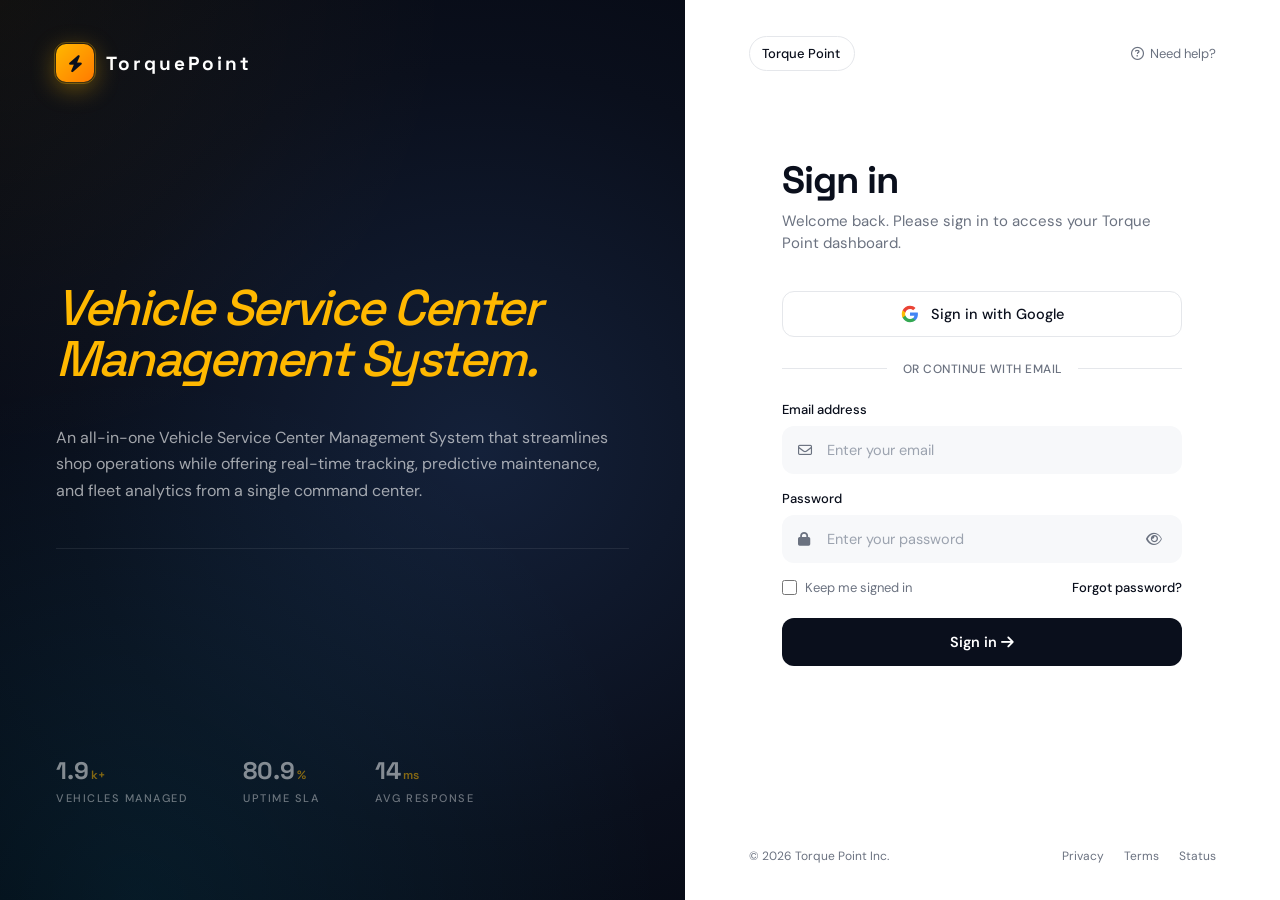
<file: index.html>
<!DOCTYPE html>
<html lang="en">
<head>
    <meta charset="UTF-8">
    <meta name="viewport" content="width=device-width, initial-scale=1.0">
    <title>Torque Point — Sign in</title>
    <link rel="preconnect" href="https://fonts.googleapis.com">
    <link rel="preconnect" href="https://fonts.gstatic.com" crossorigin>
    <link href="https://fonts.googleapis.com/css2?family=Space+Grotesk:wght@400;500;600;700&family=DM+Sans:wght@400;500;600;700&display=swap" rel="stylesheet">
    <link rel="stylesheet" href="https://cdnjs.cloudflare.com/ajax/libs/font-awesome/6.4.0/css/all.min.css">
    <link rel="stylesheet" href="style.css">
</head>
<body>
    <div class="split-container">
        <!-- ===== LEFT PANEL ===== -->
        <div class="left-panel">
            <div class="left-content">
                <div class="brand fade-up">
                    <div class="brand-logo">
                        <i class="fa-solid fa-bolt"></i>
                    </div>
                    <div class="brand-name">Torque<span>Point</span></div>
                </div>

                <div class="hero-content">
                    <h1 class="tagline fade-up">
                        <span class="highlight">Vehicle Service Center Management System.</span>
                    </h1>
                    <p class="feature-desc fade-up">
                        An all-in-one Vehicle Service Center Management System that streamlines shop operations while offering real-time tracking, predictive maintenance, and fleet analytics from a single command center.
                    </p>

                    <div class="stats-row fade-up">
                        <div class="stat-item">
                            <div class="stat-value">
                                <span data-counter="2.4">0</span>
                                <span class="suffix">k+</span>
                            </div>
                            <div class="stat-label">Vehicles managed</div>
                        </div>
                        <div class="stat-item">
                            <div class="stat-value">
                                <span data-counter="99.8">0</span>
                                <span class="suffix">%</span>
                            </div>
                            <div class="stat-label">Uptime SLA</div>
                        </div>
                        <div class="stat-item">
                            <div class="stat-value">
                                <span data-counter="18">0</span>
                                <span class="suffix">ms</span>
                            </div>
                            <div class="stat-label">Avg response</div>
                        </div>
                    </div>
                </div>
            </div>
        </div>

        <!-- ===== RIGHT PANEL ===== -->
        <div class="right-panel">
            <div class="top-bar fade-up">
                <div class="portal-selector">
                    Torque Point
                </div>
                <a href="#" class="help-link">
                    <i class="fa-regular fa-circle-question"></i>
                    Need help?
                </a>
            </div>

            <div class="form-container">
                <h2 class="form-title fade-up">Sign in</h2>
                <p class="form-subtitle fade-up">Welcome back. Please sign in to access your Torque Point dashboard.</p>

                <button class="google-btn fade-up" id="google-btn">
                    <svg class="google-icon" viewBox="0 0 24 24">
                        <path fill="#4285F4" d="M22.56 12.25c0-.78-.07-1.53-.2-2.25H12v4.26h5.92c-.26 1.37-1.04 2.53-2.21 3.31v2.77h3.57c2.08-1.92 3.28-4.74 3.28-8.09z"/>
                        <path fill="#34A853" d="M12 23c2.97 0 5.46-.98 7.28-2.66l-3.57-2.77c-.98.66-2.23 1.06-3.71 1.06-2.86 0-5.29-1.93-6.16-4.53H2.18v2.84C3.99 20.53 7.7 23 12 23z"/>
                        <path fill="#FBBC05" d="M5.84 14.09c-.22-.66-.35-1.36-.35-2.09s.13-1.43.35-2.09V7.07H2.18C1.43 8.55 1 10.22 1 12s.43 3.45 1.18 4.93l2.85-2.22.81-.62z"/>
                        <path fill="#EA4335" d="M12 5.38c1.62 0 3.06.56 4.21 1.64l3.15-3.15C17.45 2.09 14.97 1 12 1 7.7 1 3.99 3.47 2.18 7.07l3.66 2.84c.87-2.6 3.3-4.53 6.16-4.53z"/>
                    </svg>
                    Sign in with Google
                </button>

                <div class="divider fade-up">or continue with email</div>

                <form id="login-form" class="fade-up">
                    <div class="form-group">
                        <label class="form-label" for="email">Email address</label>
                        <div class="input-wrapper">
                            <input type="email" id="email" class="form-input" placeholder="Enter your email" required autocomplete="email">
                            <i class="fa-regular fa-envelope input-icon"></i>
                        </div>
                    </div>

                    <div class="form-group">
                        <label class="form-label" for="password">Password</label>
                        <div class="input-wrapper">
                            <input type="password" id="password" class="form-input" placeholder="Enter your password" required autocomplete="current-password">
                            <i class="fa-solid fa-lock input-icon"></i>
                            <button type="button" class="password-toggle" id="password-toggle" aria-label="Toggle password visibility">
                                <i class="fa-regular fa-eye"></i>
                            </button>
                        </div>
                    </div>

                    <div class="form-row">
                        <label class="remember-me">
                            <input type="checkbox" id="remember">
                            Keep me signed in
                        </label>
                        <a href="#" class="forgot-link">Forgot password?</a>
                    </div>

                    <button type="submit" class="sign-in-btn" id="sign-in-btn">
                        <span class="btn-content">
                            Sign in
                            <i class="fa-solid fa-arrow-right arrow"></i>
                        </span>
                        <span class="spinner"></span>
                    </button>
                </form>
            </div>

            <div class="right-footer">
                <span>© 2026 Torque Point Inc.</span>
                <div class="links">
                    <a href="#">Privacy</a>
                    <a href="#">Terms</a>
                    <a href="#">Status</a>
                </div>
            </div>
        </div>
    </div>

    <div class="toast-container" id="toast-container"></div>

    <!-- Google Identity Services -->
    <script src="https://accounts.google.com/gsi/client" async defer></script>
    <script src="script.js"></script>
</body>
</html>
</file>
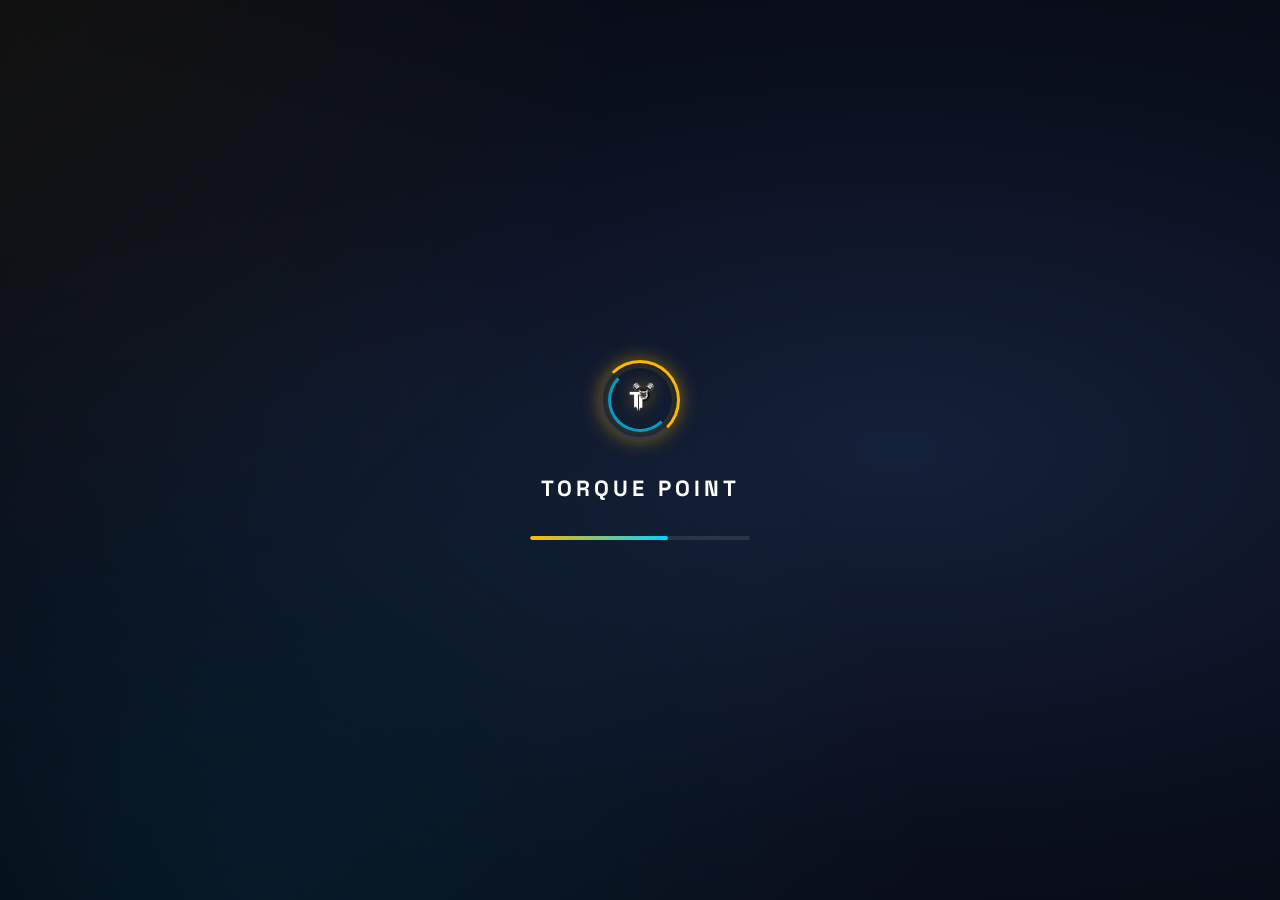
<file: loading.html>
<!DOCTYPE html>
<html lang="en">
<head>
    <meta charset="UTF-8">
    <meta name="viewport" content="width=device-width, initial-scale=1.0">
    <title>Torque Point — Loading</title>
    <link rel="preconnect" href="https://fonts.googleapis.com">
    <link rel="preconnect" href="https://fonts.gstatic.com" crossorigin>
    <link href="https://fonts.googleapis.com/css2?family=Space+Grotesk:wght@400;500;600;700&display=swap" rel="stylesheet">
    
    <style>
        :root {
            --bg-dark: #0a0f1c;
            --accent: #ffb800;
            --accent-glow: rgba(255, 184, 0, 0.4);
            --accent-2: #00d4ff;
        }

        * {
            margin: 0;
            padding: 0;
            box-sizing: border-box;
        }

        body {
            font-family: 'Space Grotesk', sans-serif;
            background: radial-gradient(ellipse at 70% 50%, #14213a 0%, #0a0f1c 60%, #050811 100%);
            color: white;
            overflow: hidden;
            height: 100vh;
            display: flex;
            flex-direction: column;
            align-items: center;
            justify-content: center;
            gap: 24px;
        }

        /* Subtle background glow matching the main site */
        body::before {
            content: "";
            position: absolute;
            inset: 0;
            background: 
                radial-gradient(circle at 20% 100%, rgba(0, 212, 255, 0.08) 0%, transparent 50%),
                radial-gradient(circle at 0% 0%, rgba(255, 184, 0, 0.05) 0%, transparent 40%);
            z-index: 1;
            pointer-events: none;
        }

        .loader-logo-wrap {
            position: relative;
            width: 80px;
            height: 80px;
            display: flex;
            align-items: center;
            justify-content: center;
            z-index: 2;
        }

        .loader-ring {
            position: absolute;
            inset: 0;
            border-radius: 50%;
            border: 3px solid rgba(255, 255, 255, 0.1);
            border-top-color: var(--accent);
            border-right-color: var(--accent);
            animation: spin 1.2s linear infinite;
            box-shadow: 0 0 20px var(--accent-glow);
        }

        .loader-ring.secondary {
            inset: 8px;
            border: 3px solid transparent;
            border-bottom-color: var(--accent-2);
            border-left-color: var(--accent-2);
            animation: spinReverse 1.5s linear infinite;
            opacity: 0.7;
        }

        /* Custom Logo Image Styling */
        .loader-logo-img {
            width: 45px; /* Adjust size to fit inside the rings */
            height: auto;
            position: relative;
            z-index: 3;
            filter: drop-shadow(0 0 8px var(--accent-glow)); /* Adds a nice glow to the logo */
            animation: pulse 1.5s ease-in-out infinite;
        }

        .loader-brand {
            font-size: 22px;
            font-weight: 700;
            letter-spacing: 4px;
            margin-top: 10px;
            z-index: 2;
        }

        .loader-bar-container {
            width: 220px;
            height: 4px;
            background: rgba(255, 255, 255, 0.1);
            border-radius: 100px;
            overflow: hidden;
            margin-top: 10px;
            z-index: 2;
        }

        .loader-bar {
            height: 100%;
            width: 0%;
            background: linear-gradient(90deg, var(--accent), var(--accent-2));
            border-radius: 100px;
            transition: width 0.2s ease;
        }

        @keyframes spin {
            0% { transform: rotate(0deg); }
            100% { transform: rotate(360deg); }
        }

        @keyframes spinReverse {
            0% { transform: rotate(0deg); }
            100% { transform: rotate(-360deg); }
        }

        @keyframes pulse {
            0%, 100% { transform: scale(1); opacity: 1; }
            50% { transform: scale(0.85); opacity: 0.8; }
        }

        /* Fade out effect before redirect */
        body.fade-out {
            opacity: 1;
            animation: fadeOut 0.5s ease forwards;
        }

        @keyframes fadeOut {
            to { opacity: 0; }
        }
    </style>
</head>
<body>

    <div class="loader-logo-wrap">
        <div class="loader-ring"></div>
        <div class="loader-ring secondary"></div>
        <!-- Replaced the Font Awesome icon with your custom logo -->
        <img src="logo.png" alt="Torque Point Logo" class="loader-logo-img">
    </div>
    
    <div class="loader-brand">TORQUE POINT</div>
    
    <div class="loader-bar-container">
        <div class="loader-bar" id="loader-bar"></div>
    </div>

    <script>
        window.addEventListener('load', () => {
            const loaderBar = document.getElementById('loader-bar');
            let progress = 0;
            
            const interval = setInterval(() => {
                // Simulate loading progress
                progress += Math.random() * 15 + 5;
                if (progress >= 100) {
                    progress = 100;
                    clearInterval(interval);
                    
                    // Fade out and redirect
                    setTimeout(() => {
                        document.body.classList.add('fade-out');
                        setTimeout(() => {
                            window.location.href = 'index.html'; // Redirect to main login page
                        }, 500);
                    }, 300);
                }
                loaderBar.style.width = progress + '%';
            }, 150);
        });
    </script>
</body>
</html>
</file>
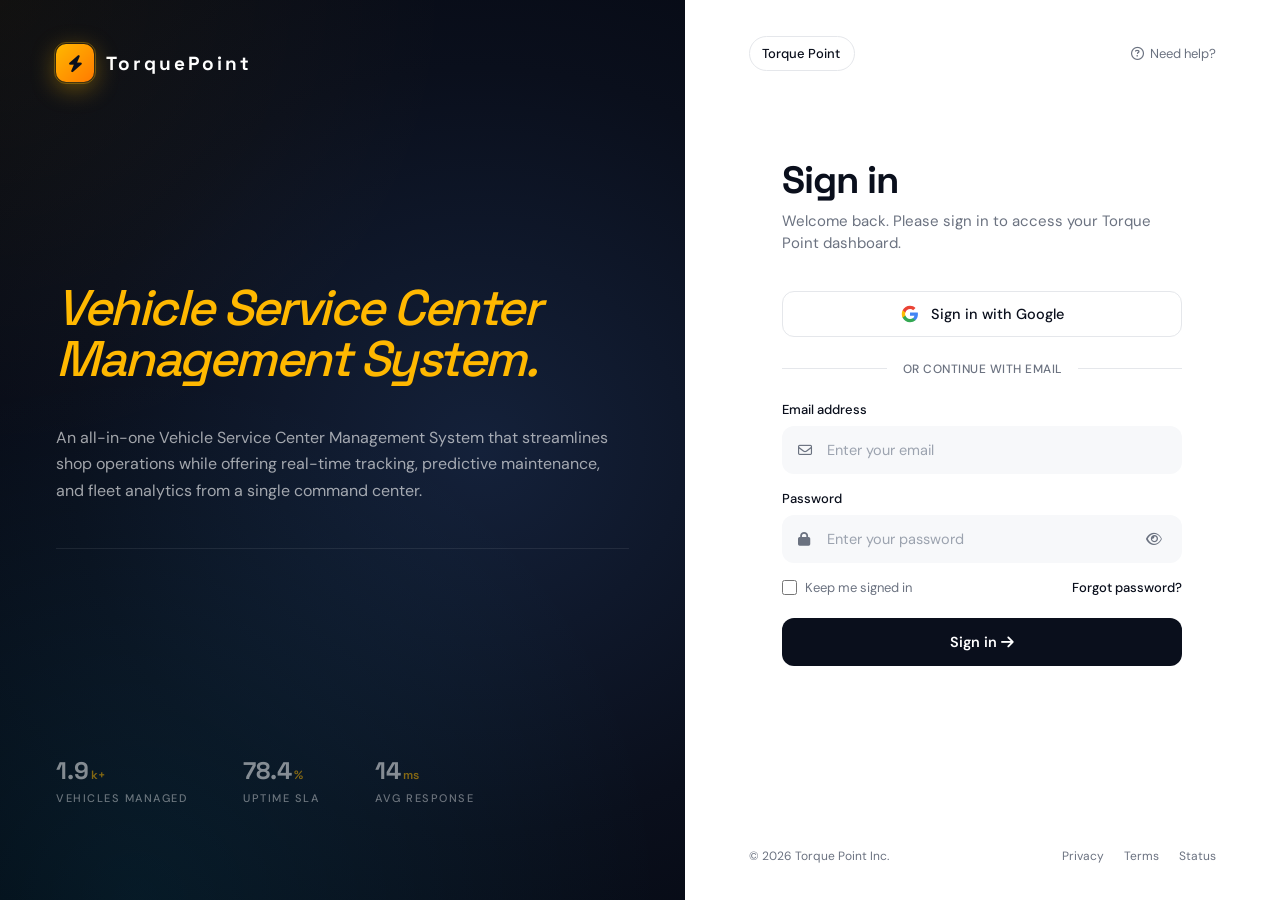
<file: login.html>
<!DOCTYPE html>
<html lang="en">
<head>
    <meta charset="UTF-8">
    <meta name="viewport" content="width=device-width, initial-scale=1.0">
    <title>Torque Point — Sign in</title>
    <link rel="preconnect" href="https://fonts.googleapis.com">
    <link rel="preconnect" href="https://fonts.gstatic.com" crossorigin>
    <link href="https://fonts.googleapis.com/css2?family=Space+Grotesk:wght@400;500;600;700&family=DM+Sans:wght@400;500;600;700&display=swap" rel="stylesheet">
    <link rel="stylesheet" href="https://cdnjs.cloudflare.com/ajax/libs/font-awesome/6.4.0/css/all.min.css">
    <link rel="stylesheet" href="style.css">
</head>
<body>
    <div class="split-container">
        <!-- ===== LEFT PANEL ===== -->
        <div class="left-panel">
            <!-- Activity toast -->
            <!--<div class="activity-toast">
                <div class="activity-icon">
                    <i class="fa-solid fa-location-arrow"></i>
                </div>
                <div class="activity-text">
                    <strong>Vehicle #2347 dispatched</strong>
                    <span>Route 12B · 2 min ago</span>
                </div>-->
            <!--</div>-->

            <div class="left-content">
                <div class="brand fade-up">
                    <div class="brand-logo">
                        <i class="fa-solid fa-bolt"></i>
                    </div>
                    <div class="brand-name">Torque<span>Point</span></div>
                    <!--<div class="live-badge">
                        <!--<span class="live-dot"></span>
                        Live tracking-->
                        <!--<div class="hero-graphic fade-up">
                    <img src="https://z-cdn-media.chatglm.cn/files/56424333-0639-4c8f-b3c8-0cb1e74102e0.png?auth_key=1888731883-37ee74a9747d49c78b19f29c526f797a-0-35f25d98f422e8b51471a2731151e0be" alt="Vehicle Inspection Illustration">
                    </div>
                </div>-->
                </div>

                <!-- Replaced Canvas with Image Card -->
                

                <div class="hero-content">
                    <h1 class="tagline fade-up">
                        <span class="highlight">Vehicle Service Center Management System.</span>
                    </h1>
                    <p class="feature-desc fade-up">
                        An all-in-one Vehicle Service Center Management System that streamlines shop operations while offering real-time tracking, predictive maintenance, and fleet analytics from a single command center.
                    </p>

                    <div class="stats-row fade-up">
                        <div class="stat-item">
                            <div class="stat-value">
                                <span data-counter="2.4">0</span>
                                <span class="suffix">k+</span>
                            </div>
                            <div class="stat-label">Vehicles managed</div>
                        </div>
                        <div class="stat-item">
                            <div class="stat-value">
                                <span data-counter="99.8">0</span>
                                <span class="suffix">%</span>
                            </div>
                            <div class="stat-label">Uptime SLA</div>
                        </div>
                        <div class="stat-item">
                            <div class="stat-value">
                                <span data-counter="18">0</span>
                                <span class="suffix">ms</span>
                            </div>
                            <div class="stat-label">Avg response</div>
                        </div>
                    </div>
                </div>
            </div>
        </div>

        <!-- ===== RIGHT PANEL ===== -->
        <div class="right-panel">
            <div class="top-bar fade-up">
                <div class="portal-selector">
                    <!--<div class="portal-icon"><i class="fa-solid fa-truck"></i></div>-->
                    Torque Point
                    <!--<i class="fa-solid fa-chevron-down"></i>-->
                </div>
                <a href="#" class="help-link">
                    <i class="fa-regular fa-circle-question"></i>
                    Need help?
                </a>
            </div>

            <div class="form-container">
                <h2 class="form-title fade-up">Sign in</h2>
                <p class="form-subtitle fade-up">Welcome back. Please sign in to access your Torque Point dashboard.</p>

                <button class="google-btn fade-up" id="google-btn">
                    <svg class="google-icon" viewBox="0 0 24 24">
                        <path fill="#4285F4" d="M22.56 12.25c0-.78-.07-1.53-.2-2.25H12v4.26h5.92c-.26 1.37-1.04 2.53-2.21 3.31v2.77h3.57c2.08-1.92 3.28-4.74 3.28-8.09z"/>
                        <path fill="#34A853" d="M12 23c2.97 0 5.46-.98 7.28-2.66l-3.57-2.77c-.98.66-2.23 1.06-3.71 1.06-2.86 0-5.29-1.93-6.16-4.53H2.18v2.84C3.99 20.53 7.7 23 12 23z"/>
                        <path fill="#FBBC05" d="M5.84 14.09c-.22-.66-.35-1.36-.35-2.09s.13-1.43.35-2.09V7.07H2.18C1.43 8.55 1 10.22 1 12s.43 3.45 1.18 4.93l2.85-2.22.81-.62z"/>
                        <path fill="#EA4335" d="M12 5.38c1.62 0 3.06.56 4.21 1.64l3.15-3.15C17.45 2.09 14.97 1 12 1 7.7 1 3.99 3.47 2.18 7.07l3.66 2.84c.87-2.6 3.3-4.53 6.16-4.53z"/>
                    </svg>
                    Sign in with Google
                </button>

                <div class="divider fade-up">or continue with email</div>

                <form id="login-form" class="fade-up">
                    <div class="form-group">
                        <label class="form-label" for="email">Email address</label>
                        <div class="input-wrapper">
                            <input type="email" id="email" class="form-input" placeholder="Enter your email" required autocomplete="email">
                            <i class="fa-regular fa-envelope input-icon"></i>
                        </div>
                    </div>

                    <div class="form-group">
                        <label class="form-label" for="password">Password</label>
                        <div class="input-wrapper">
                            <input type="password" id="password" class="form-input" placeholder="Enter your password" required autocomplete="current-password">
                            <i class="fa-solid fa-lock input-icon"></i>
                            <button type="button" class="password-toggle" id="password-toggle" aria-label="Toggle password visibility">
                                <i class="fa-regular fa-eye"></i>
                            </button>
                        </div>
                    </div>

                    <div class="form-row">
                        <label class="remember-me">
                            <input type="checkbox" id="remember">
                            Keep me signed in
                        </label>
                        <a href="#" class="forgot-link">Forgot password?</a>
                    </div>

                    <button type="submit" class="sign-in-btn" id="sign-in-btn">
                        <span class="btn-content">
                            Sign in
                            <i class="fa-solid fa-arrow-right arrow"></i>
                        </span>
                        <span class="spinner"></span>
                    </button>

                    <!--<p class="form-footer">
                        Don't have an account? <a href="#">Request access</a>
                    </p>-->
                </form>
            </div>

            <div class="right-footer">
                <span>© 2026 Torque Point Inc.</span>
                <div class="links">
                    <a href="#">Privacy</a>
                    <a href="#">Terms</a>
                    <a href="#">Status</a>
                </div>
            </div>
        </div>
    </div>

    <div class="toast-container" id="toast-container"></div>

    <!-- Google Identity Services -->
    <script src="https://accounts.google.com/gsi/client" async defer></script>
    <script src="script.js"></script>
</body>
</html>
</file>
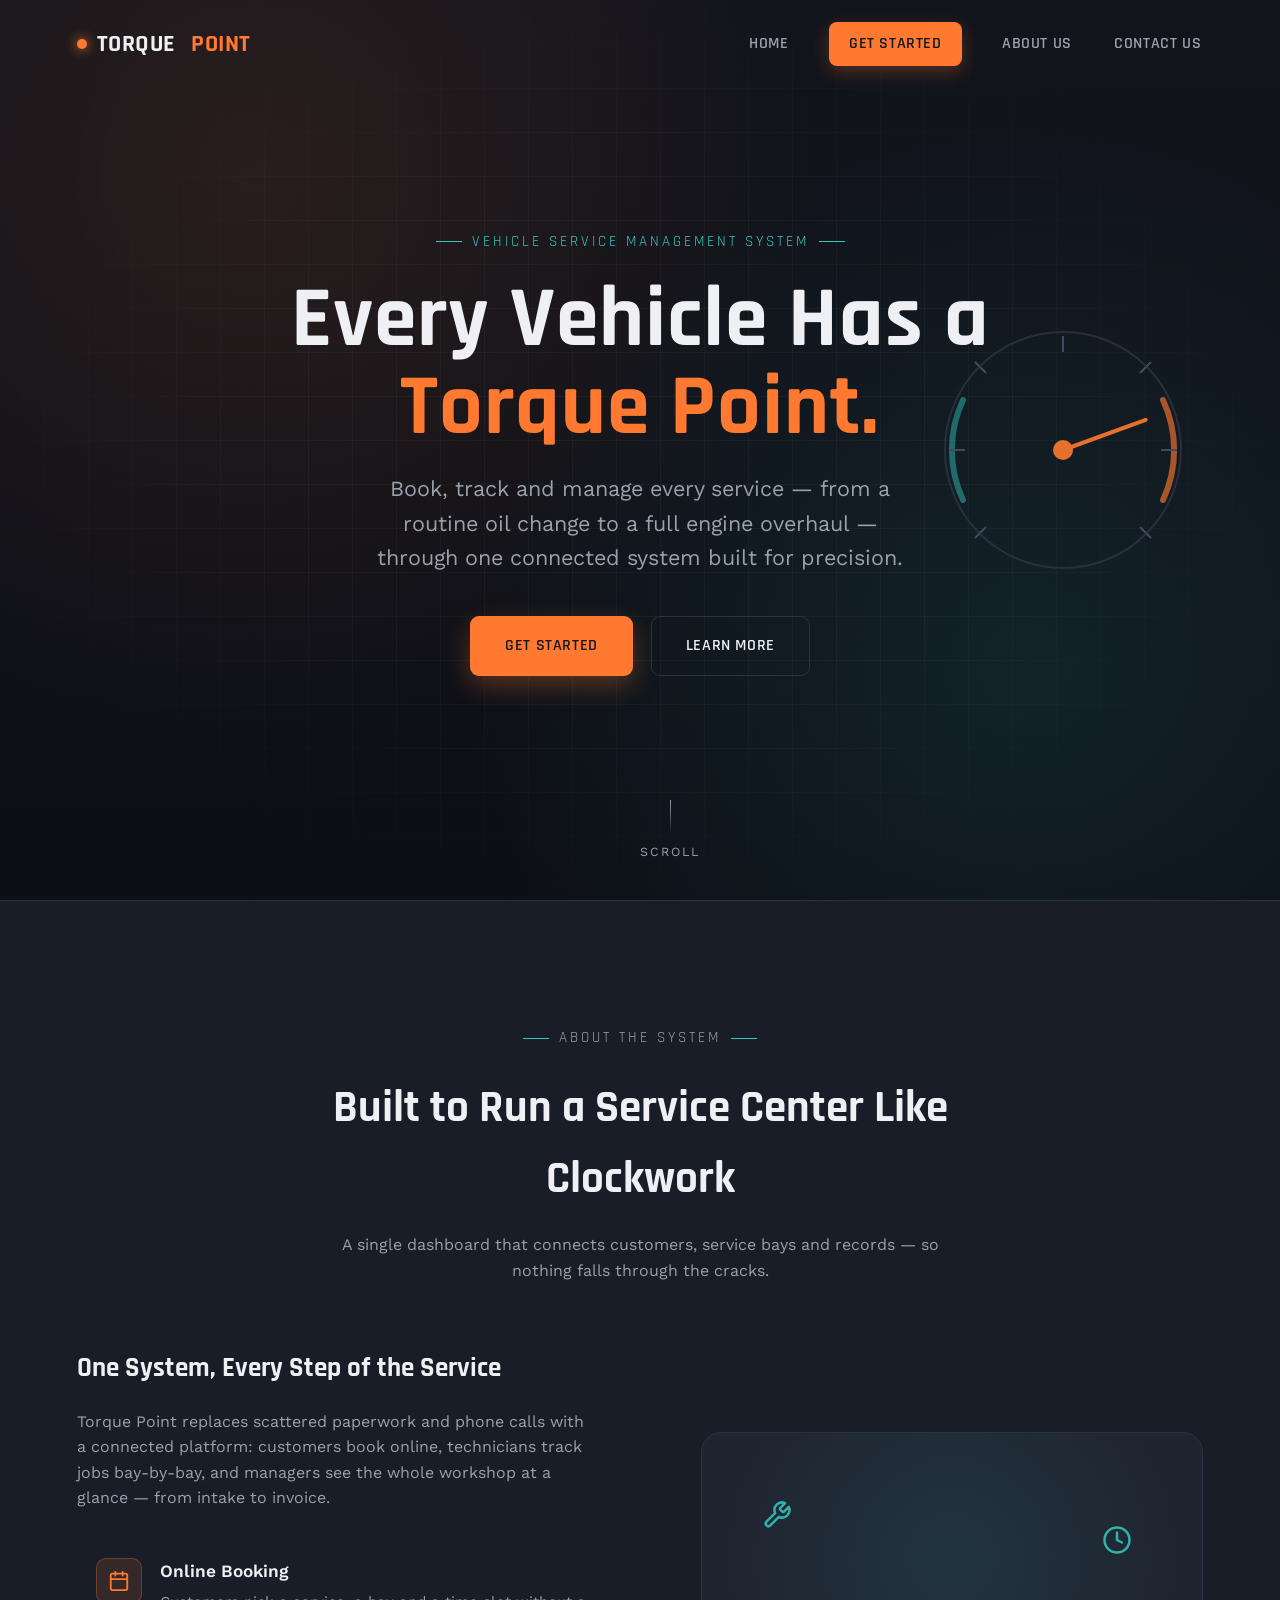
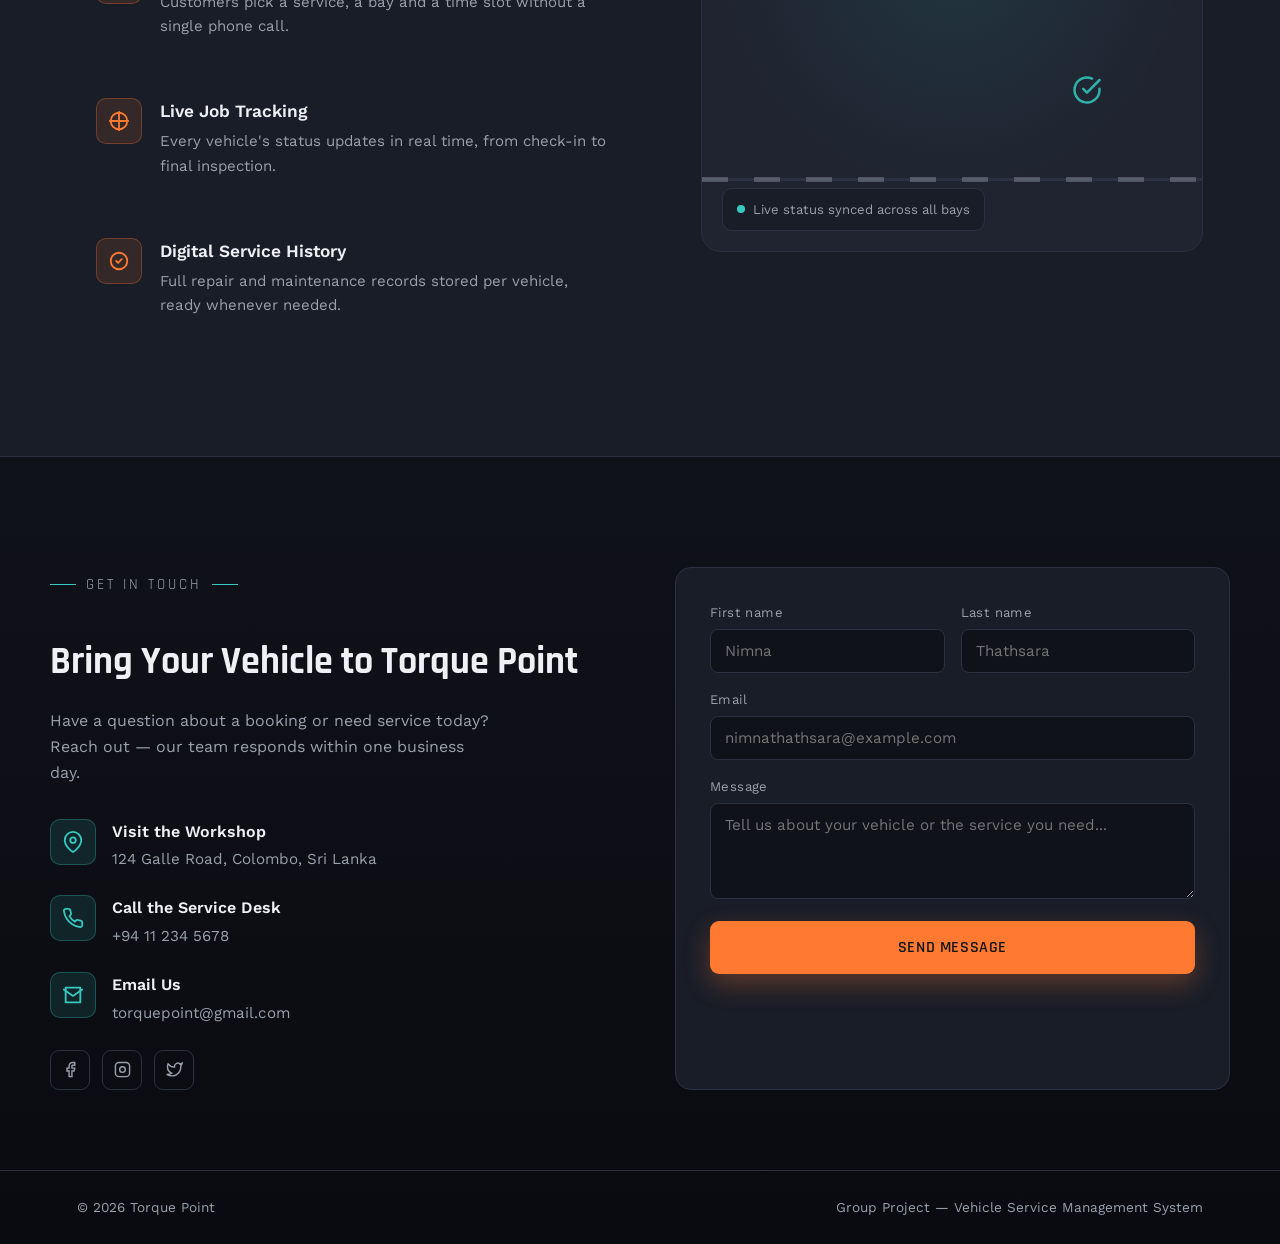
<file: VSCMS.html>
<!DOCTYPE html>
<html lang="en">
<head>
<meta charset="UTF-8">
<meta name="viewport" content="width=device-width, initial-scale=1.0">
<title>Torque Point | Vehicle Service Management</title>
<link rel="preconnect" href="https://fonts.googleapis.com">
<link href="https://fonts.googleapis.com/css2?family=Rajdhani:wght@500;600;700&family=Work+Sans:wght@400;500;600&display=swap" rel="stylesheet">
<style>
  :root{
    --asphalt:      #10121a;
    --panel:         #191d28;
    --panel-2:       #1f2430;
    --line:          #2b3140;
    --amber:         #ff7a30;
    --amber-dim:     #c9591b;
    --teal:          #35c9c1;
    --text:          #eef0f3;
    --muted:         #9aa1ac;
    --radius:        14px;
    --display: 'Rajdhani', sans-serif;
    --body: 'Work Sans', sans-serif;
  }

  *{ margin:0; padding:0; box-sizing:border-box; }
  html{ scroll-behavior:smooth; }

  body{
    background:var(--asphalt);
    color:var(--text);
    font-family:var(--body);
    line-height:1.6;
    overflow-x:hidden;
  }

  h1,h2,h3,.eyebrow,.logo,.nav-links a,.btn{ font-family:var(--display); }

  a{ color:inherit; text-decoration:none; }
  ul{ list-style:none; }
  img{ max-width:100%; display:block; }

  ::selection{ background:var(--amber); color:#10121a; }

  /* focus visibility */
  a:focus-visible, button:focus-visible{
    outline:2px solid var(--teal);
    outline-offset:3px;
  }

  @media (prefers-reduced-motion: reduce){
    *{ animation-duration:0.001ms !important; animation-iteration-count:1 !important; transition-duration:0.001ms !important; scroll-behavior:auto !important; }
  }

  /* ============ NAVBAR ============ */
  .navbar{
    position:fixed; top:0; left:0; right:0; z-index:1000;
    display:flex; align-items:center; justify-content:space-between;
    padding:22px 6%;
    transition:background .35s ease, padding .35s ease, box-shadow .35s ease, border-color .35s ease;
    border-bottom:1px solid transparent;
  }
  .navbar.scrolled{
    background:rgba(16,18,26,0.92);
    backdrop-filter:blur(10px);
    padding:14px 6%;
    border-bottom:1px solid var(--line);
    box-shadow:0 8px 24px rgba(0,0,0,0.35);
  }

  .logo{
    display:flex; align-items:center; gap:10px;
    font-size:1.5rem; font-weight:700; letter-spacing:0.5px;
    color:var(--text);
  }
  .logo .dot{
    width:10px; height:10px; border-radius:50%;
    background:var(--amber);
    box-shadow:0 0 12px var(--amber);
  }
  .logo span{ color:var(--amber); }

  .nav-links{ display:flex; gap:2.4rem; align-items:center; }
  .nav-links a{
    position:relative;
    font-size:1.02rem; font-weight:600; letter-spacing:0.6px;
    text-transform:uppercase; color:var(--muted);
    padding:6px 2px;
    transition:color .25s ease;
  }
  .nav-links a::after{
    content:''; position:absolute; left:0; bottom:-2px;
    width:0; height:2px; background:var(--amber);
    transition:width .3s ease;
  }
  .nav-links a:hover{ color:var(--text); }
  .nav-links a:hover::after{ width:100%; }

  .nav-links a.cta{
    background:var(--amber); color:#14161c;
    padding:9px 20px; border-radius:8px;
    box-shadow:0 6px 18px rgba(255,122,48,0.28);
  }
  .nav-links a.cta::after{ display:none; }
  .nav-links a.cta:hover{ background:#ff8f52; color:#14161c; transform:translateY(-1px); }

  .nav-toggle{
    display:none; flex-direction:column; gap:5px; background:none; border:none; cursor:pointer; padding:6px;
  }
  .nav-toggle span{ width:26px; height:2px; background:var(--text); border-radius:2px; }

  /* ============ HERO ============ */
  .hero{
    position:relative;
    min-height:100vh;
    display:flex; align-items:center; justify-content:center;
    text-align:center;
    padding:0 6%;
    overflow:hidden;
    background:
      radial-gradient(circle at 20% 20%, rgba(255,122,48,0.10), transparent 45%),
      radial-gradient(circle at 80% 75%, rgba(53,201,193,0.10), transparent 45%),
      linear-gradient(180deg, #12141c 0%, #0d0f16 100%);
  }

  .blueprint{
    position:absolute; inset:0;
    background-image:
      linear-gradient(rgba(238,240,243,0.035) 1px, transparent 1px),
      linear-gradient(90deg, rgba(238,240,243,0.035) 1px, transparent 1px);
    background-size:44px 44px;
    mask-image:radial-gradient(ellipse at center, black 40%, transparent 78%);
  }

  .hero-content{ position:relative; z-index:2; max-width:820px; }

  .eyebrow{
    display:inline-flex; align-items:center; gap:10px;
    font-size:0.95rem; letter-spacing:3px; text-transform:uppercase;
    color:var(--teal); margin-bottom:22px;
    opacity:0; animation:fadeUp .8s ease forwards;
  }
  .eyebrow::before, .eyebrow::after{ content:''; width:26px; height:1px; background:var(--teal); }

  .hero h1{
    font-size:clamp(2.8rem, 7vw, 5.4rem);
    font-weight:700; line-height:1.02; letter-spacing:1px;
    margin-bottom:20px;
    opacity:0; animation:fadeUp .9s ease forwards; animation-delay:.12s;
  }
  .hero h1 .accent{ color:var(--amber); }

  .tagline{
    font-size:clamp(1.05rem, 2.2vw, 1.35rem);
    color:var(--muted); font-family:var(--body); font-weight:400;
    max-width:560px; margin:0 auto 40px;
    opacity:0; animation:fadeUp .9s ease forwards; animation-delay:.24s;
  }

  .hero-actions{
    display:flex; gap:18px; justify-content:center; flex-wrap:wrap;
    opacity:0; animation:fadeUp .9s ease forwards; animation-delay:.36s;
  }

  .btn{
    font-size:1.02rem; font-weight:600; letter-spacing:0.6px; text-transform:uppercase;
    padding:16px 34px; border-radius:9px; border:1px solid transparent;
    cursor:pointer; transition:transform .25s ease, box-shadow .25s ease, background .25s ease;
    display:inline-block;
  }
  .btn-primary{
    background:var(--amber); color:#14161c;
    box-shadow:0 10px 26px rgba(255,122,48,0.3);
  }
  .btn-primary:hover{ transform:translateY(-3px); box-shadow:0 16px 34px rgba(255,122,48,0.4); }

  .btn-ghost{
    background:transparent; color:var(--text); border-color:var(--line);
  }
  .btn-ghost:hover{ border-color:var(--teal); color:var(--teal); transform:translateY(-3px); }

  @keyframes fadeUp{
    from{ opacity:0; transform:translateY(22px); }
    to{ opacity:1; transform:translateY(0); }
  }

  /* Gauge signature element */
  .gauge-wrap{
    position:absolute; right:6%; top:50%; transform:translateY(-50%);
    width:280px; height:280px;
    opacity:0.9;
    display:none;
  }
  @media (min-width:1150px){ .gauge-wrap{ display:block; } }

  .gauge-needle{
    transform-origin:140px 140px;
    animation:needle-sweep 2.4s cubic-bezier(.22,1,.36,1) forwards;
  }
  @keyframes needle-sweep{
    0%{ transform:rotate(-120deg); }
    100%{ transform:rotate(70deg); }
  }

  .scroll-cue{
    position:absolute; bottom:38px; left:50%; transform:translateX(-50%);
    display:flex; flex-direction:column; align-items:center; gap:8px;
    color:var(--muted); font-size:0.78rem; letter-spacing:2px; text-transform:uppercase;
    opacity:0; animation:fadeUp .9s ease forwards; animation-delay:.6s;
  }
  .scroll-cue .line{ width:1px; height:34px; background:linear-gradient(var(--muted), transparent); animation:pulseLine 1.8s ease-in-out infinite; }
  @keyframes pulseLine{ 0%,100%{ opacity:.3; } 50%{ opacity:1; } }

  /* ============ SECTION SHARED ============ */
  section{ padding:120px 6%; position:relative; }
  .section-head{ text-align:center; max-width:640px; margin:0 auto 64px; }
  .section-head .eyebrow{ justify-content:center; }
  .section-head h2{ font-size:clamp(2rem, 4vw, 2.8rem); font-weight:700; margin-bottom:16px; }
  .section-head p{ color:var(--muted); }

  .reveal{ opacity:0; transform:translateY(34px); transition:opacity .8s ease, transform .8s ease; }
  .reveal.in{ opacity:1; transform:translateY(0); }

  /* ============ ABOUT ============ */
  .about{ background:var(--panel); border-top:1px solid var(--line); border-bottom:1px solid var(--line); }

  .about-grid{
    display:grid; grid-template-columns:1.05fr 0.95fr; gap:70px; align-items:center;
    max-width:1180px; margin:0 auto;
  }
  @media (max-width:900px){ .about-grid{ grid-template-columns:1fr; gap:50px; } }

  .about-copy h3{ font-size:1.7rem; font-weight:700; margin-bottom:18px; }
  .about-copy p{ color:var(--muted); margin-bottom:28px; max-width:520px; }

  .feature-list{ display:flex; flex-direction:column; gap:22px; }
  .feature{
    display:flex; gap:18px; align-items:flex-start;
    padding:18px; border-radius:12px; border:1px solid transparent;
    transition:border-color .3s ease, background .3s ease, transform .3s ease;
  }
  .feature:hover{ border-color:var(--line); background:var(--panel-2); transform:translateX(6px); }

  .feature-icon{
    flex-shrink:0; width:46px; height:46px; border-radius:10px;
    background:rgba(255,122,48,0.12); border:1px solid rgba(255,122,48,0.3);
    display:flex; align-items:center; justify-content:center;
  }
  .feature-icon svg{ width:22px; height:22px; stroke:var(--amber); }

  .feature h4{ font-size:1.08rem; font-weight:600; margin-bottom:4px; }
  .feature p{ color:var(--muted); font-size:0.94rem; margin:0; }

  /* Moving illustration: garage scene with driving car */
  .illustration{
    position:relative;
    background:radial-gradient(circle at 50% 30%, rgba(53,201,193,0.10), transparent 60%), var(--panel-2);
    border:1px solid var(--line);
    border-radius:20px;
    height:420px;
    overflow:hidden;
  }
  .road{
    position:absolute; bottom:70px; left:0; right:0; height:3px; background:var(--line);
  }
  .road::after{
    content:''; position:absolute; top:-1px; left:0; width:200%; height:5px;
    background-image:repeating-linear-gradient(90deg, var(--muted) 0 26px, transparent 26px 52px);
    opacity:0.4;
    animation:roadMove 1.6s linear infinite;
  }
  @keyframes roadMove{ from{ transform:translateX(0); } to{ transform:translateX(-52px); } }

  .car{
    position:absolute; bottom:70px; left:-140px;
    animation:driveAcross 6s ease-in-out infinite;
  }
  @keyframes driveAcross{
    0%{ left:-140px; }
    45%{ left:calc(50% - 60px); }
    55%{ left:calc(50% - 60px); }
    100%{ left:110%; }
  }
  .wheel{ animation:spin 0.5s linear infinite; transform-origin:center; }
  @keyframes spin{ to{ transform:rotate(360deg); } }

  .float-icon{
    position:absolute; opacity:0.85;
    animation:floaty 4.5s ease-in-out infinite;
  }
  .float-icon svg{ width:30px; height:30px; stroke:var(--teal); }
  .float-icon.i1{ top:16%; left:12%; animation-delay:0s; }
  .float-icon.i2{ top:22%; right:14%; animation-delay:1.1s; }
  .float-icon.i3{ top:58%; right:20%; animation-delay:2.1s; }
  @keyframes floaty{
    0%,100%{ transform:translateY(0px); }
    50%{ transform:translateY(-14px); }
  }

  .badge-uptime{
    position:absolute; left:20px; bottom:20px;
    background:var(--panel); border:1px solid var(--line); border-radius:10px;
    padding:10px 14px; font-size:0.82rem; color:var(--muted);
    display:flex; align-items:center; gap:8px;
  }
  .badge-uptime .pulse-dot{
    width:8px; height:8px; border-radius:50%; background:var(--teal);
    box-shadow:0 0 0 0 rgba(53,201,193,0.6);
    animation:pulseDot 1.8s infinite;
  }
  @keyframes pulseDot{
    0%{ box-shadow:0 0 0 0 rgba(53,201,193,0.55); }
    70%{ box-shadow:0 0 0 10px rgba(53,201,193,0); }
    100%{ box-shadow:0 0 0 0 rgba(53,201,193,0); }
  }

  /* ============ CONTACT / FOOTER ============ */
  .contact-footer{
    background:linear-gradient(180deg, var(--asphalt) 0%, #0a0b10 100%);
    padding-top:110px;
  }

  .contact-grid{
    display:grid; grid-template-columns:1fr 1fr; gap:70px;
    max-width:1180px; margin:0 auto 80px;
  }
  @media (max-width:860px){ .contact-grid{ grid-template-columns:1fr; gap:50px; } }

  .contact-info h2{ font-size:clamp(1.8rem,3.4vw,2.4rem); font-weight:700; margin-bottom:16px; }
  .contact-info > p{ color:var(--muted); margin-bottom:34px; max-width:440px; }

  .info-row{ display:flex; gap:16px; align-items:flex-start; margin-bottom:24px; }
  .info-row .feature-icon{ background:rgba(53,201,193,0.12); border-color:rgba(53,201,193,0.3); }
  .info-row .feature-icon svg{ stroke:var(--teal); }
  .info-row h4{ font-size:1rem; font-weight:600; margin-bottom:2px; }
  .info-row p, .info-row a{ color:var(--muted); font-size:0.95rem; }
  .info-row a:hover{ color:var(--teal); }

  .social-row{ display:flex; gap:12px; margin-top:10px; }
  .social-row a{
    width:40px; height:40px; border-radius:9px; border:1px solid var(--line);
    display:flex; align-items:center; justify-content:center;
    transition:border-color .25s ease, transform .25s ease, background .25s ease;
  }
  .social-row a svg{ width:17px; height:17px; stroke:var(--muted); }
  .social-row a:hover{ border-color:var(--amber); background:rgba(255,122,48,0.08); transform:translateY(-3px); }
  .social-row a:hover svg{ stroke:var(--amber); }

  .contact-form{
    background:var(--panel); border:1px solid var(--line); border-radius:16px; padding:34px;
  }
  .form-row{ display:grid; grid-template-columns:1fr 1fr; gap:16px; margin-bottom:16px; }
  @media (max-width:520px){ .form-row{ grid-template-columns:1fr; } }

  .field{ display:flex; flex-direction:column; gap:6px; }
  .field.full{ grid-column:1 / -1; }
  .field label{ font-size:0.82rem; color:var(--muted); letter-spacing:0.4px; }
  .field input, .field textarea{
    background:var(--asphalt); border:1px solid var(--line); border-radius:8px;
    padding:12px 14px; color:var(--text); font-family:var(--body); font-size:0.95rem;
    transition:border-color .25s ease;
  }
  .field input:focus, .field textarea:focus{ outline:none; border-color:var(--teal); }
  .field textarea{ resize:vertical; min-height:96px; }

  .contact-form .btn-primary{ width:100%; margin-top:6px; border:none; }

  .footer-bottom{
    border-top:1px solid var(--line);
    padding:26px 6%;
    display:flex; justify-content:space-between; align-items:center; flex-wrap:wrap; gap:12px;
    color:var(--muted); font-size:0.85rem;
  }

  @media (max-width:820px){
    .nav-links{
      position:fixed; top:0; right:0; height:100vh; width:min(78vw,320px);
      background:var(--panel); flex-direction:column; justify-content:center; align-items:flex-start;
      padding:40px; gap:1.8rem;
      transform:translateX(100%); transition:transform .4s ease;
      border-left:1px solid var(--line);
    }
    .nav-links.open{ transform:translateX(0); }
    .nav-toggle{ display:flex; z-index:1100; }
  }
</style>
</head>
<body>

  <!-- ============ NAVBAR ============ -->
  <header class="navbar" id="navbar">
    <a href="#home" class="logo"><span class="dot"></span>TORQUE<span>&nbsp;POINT</span></a>

    <nav class="nav-links" id="navLinks">
      <a href="#home" class="nav-link" data-target="home">Home</a>
      <a href="Vehicle Service/services.html" class="nav-link cta">Get Started</a>
      <a href="#about" class="nav-link" data-target="about">About&nbsp;Us</a>
      <a href="#contact" class="nav-link" data-target="contact">Contact&nbsp;Us</a>
    </nav>

    <button class="nav-toggle" id="navToggle" aria-label="Toggle navigation menu">
      <span></span><span></span><span></span>
    </button>
  </header>

  <!-- ============ HERO ============ -->
  <section class="hero" id="home">
    <div class="blueprint"></div>

    <div class="hero-content">
      <p class="eyebrow">Vehicle Service Management System</p>
      <h1>Every Vehicle Has a <span class="accent">Torque Point.</span></h1>
      <p class="tagline">Book, track and manage every service — from a routine oil change to a full engine overhaul — through one connected system built for precision.</p>
      <div class="hero-actions">
        <a href="Vehicle Service/services.html" class="btn btn-primary">Get Started</a>
        <a href="#about" class="btn btn-ghost">Learn More</a>
      </div>
    </div>

    <!-- signature gauge graphic -->
    <svg class="gauge-wrap" viewBox="0 0 280 280" fill="none" xmlns="http://www.w3.org/2000/svg" aria-hidden="true">
      <circle cx="140" cy="140" r="118" stroke="#2b3140" stroke-width="2"/>
      <path d="M40 190 A118 118 0 0 1 40 90" stroke="#35c9c1" stroke-width="6" stroke-linecap="round" opacity="0.5"/>
      <path d="M240 90 A118 118 0 0 1 240 190" stroke="#ff7a30" stroke-width="6" stroke-linecap="round" opacity="0.7"/>
      <g stroke="#4a5164" stroke-width="2">
        <line x1="140" y1="26" x2="140" y2="42"/>
        <line x1="228" y1="52" x2="217" y2="63"/>
        <line x1="254" y1="140" x2="238" y2="140"/>
        <line x1="228" y1="228" x2="217" y2="217"/>
        <line x1="52" y1="228" x2="63" y2="217"/>
        <line x1="26" y1="140" x2="42" y2="140"/>
        <line x1="52" y1="52" x2="63" y2="63"/>
      </g>
      <g class="gauge-needle">
        <line x1="140" y1="140" x2="140" y2="52" stroke="#ff7a30" stroke-width="4" stroke-linecap="round"/>
      </g>
      <circle cx="140" cy="140" r="10" fill="#ff7a30"/>
      <circle cx="140" cy="140" r="118" stroke="#2b3140" stroke-width="1" fill="none"/>
    </svg>

    <div class="scroll-cue"><span class="line"></span>Scroll</div>
  </section>

  <!-- ============ ABOUT ============ -->
  <section class="about" id="about">
    <div class="section-head reveal">
      <p class="eyebrow">About the System</p>
      <h2>Built to Run a Service Center Like Clockwork</h2>
      <p>A single dashboard that connects customers, service bays and records — so nothing falls through the cracks.</p>
    </div>

    <div class="about-grid">
      <div class="about-copy reveal">
        <h3>One System, Every Step of the Service</h3>
        <p>Torque Point replaces scattered paperwork and phone calls with a connected platform: customers book online, technicians track jobs bay-by-bay, and managers see the whole workshop at a glance — from intake to invoice.</p>

        <div class="feature-list">
          <div class="feature">
            <div class="feature-icon">
              <svg viewBox="0 0 24 24" fill="none" stroke-width="2" stroke-linecap="round" stroke-linejoin="round"><rect x="3" y="4" width="18" height="18" rx="2"/><line x1="16" y1="2" x2="16" y2="6"/><line x1="8" y1="2" x2="8" y2="6"/><line x1="3" y1="10" x2="21" y2="10"/></svg>
            </div>
            <div>
              <h4>Online Booking</h4>
              <p>Customers pick a service, a bay and a time slot without a single phone call.</p>
            </div>
          </div>

          <div class="feature">
            <div class="feature-icon">
              <svg viewBox="0 0 24 24" fill="none" stroke-width="2" stroke-linecap="round" stroke-linejoin="round"><path d="M12 2v20M2 12h20"/><circle cx="12" cy="12" r="9"/></svg>
            </div>
            <div>
              <h4>Live Job Tracking</h4>
              <p>Every vehicle's status updates in real time, from check-in to final inspection.</p>
            </div>
          </div>

          <div class="feature">
            <div class="feature-icon">
              <svg viewBox="0 0 24 24" fill="none" stroke-width="2" stroke-linecap="round" stroke-linejoin="round"><path d="M9 12l2 2 4-4"/><circle cx="12" cy="12" r="9"/></svg>
            </div>
            <div>
              <h4>Digital Service History</h4>
              <p>Full repair and maintenance records stored per vehicle, ready whenever needed.</p>
            </div>
          </div>
        </div>
      </div>

      <div class="illustration reveal" aria-hidden="true">
        <div class="float-icon i1"><svg viewBox="0 0 24 24" fill="none" stroke-width="2" stroke-linecap="round" stroke-linejoin="round"><path d="M14.7 6.3a1 1 0 000 1.4l1.6 1.6a1 1 0 001.4 0l3.77-3.77a6 6 0 01-7.94 7.94l-6.91 6.91a2.12 2.12 0 01-3-3l6.91-6.91a6 6 0 017.94-7.94l-3.76 3.77z"/></svg></div>
        <div class="float-icon i2"><svg viewBox="0 0 24 24" fill="none" stroke-width="2" stroke-linecap="round" stroke-linejoin="round"><circle cx="12" cy="12" r="10"/><polyline points="12 6 12 12 16 14"/></svg></div>
        <div class="float-icon i3"><svg viewBox="0 0 24 24" fill="none" stroke-width="2" stroke-linecap="round" stroke-linejoin="round"><path d="M22 11.08V12a10 10 0 11-5.93-9.14"/><polyline points="22 4 12 14.01 9 11.01"/></svg></div>

        <div class="road"></div>
        <svg class="car" width="140" height="70" viewBox="0 0 140 70" fill="none">
          <path d="M10 46 L22 26 Q28 20 38 20 L92 20 Q100 20 105 26 L118 46 Z" fill="#ff7a30" opacity="0.9"/>
          <path d="M38 22 L46 8 L88 8 L96 22 Z" fill="#191d28"/>
          <rect x="6" y="44" width="118" height="8" rx="4" fill="#14161c"/>
          <circle class="wheel" cx="34" cy="54" r="11" fill="#0d0f16" stroke="#4a5164" stroke-width="2"/>
          <circle class="wheel" cx="98" cy="54" r="11" fill="#0d0f16" stroke="#4a5164" stroke-width="2"/>
        </svg>

        <div class="badge-uptime"><span class="pulse-dot"></span>Live status synced across all bays</div>
      </div>
    </div>
  </section>

  <!-- ============ CONTACT / FOOTER ============ -->
  <footer class="contact-footer" id="contact">
    <div class="contact-grid">
      <div class="contact-info reveal">
        <p class="eyebrow">Get in Touch</p>
        <h2>Bring Your Vehicle to Torque Point</h2>
        <p>Have a question about a booking or need service today? Reach out — our team responds within one business day.</p>

        <div class="info-row">
          <div class="feature-icon"><svg viewBox="0 0 24 24" fill="none" stroke-width="2" stroke-linecap="round" stroke-linejoin="round"><path d="M21 10c0 7-9 13-9 13S3 17 3 10a9 9 0 0118 0z"/><circle cx="12" cy="10" r="3"/></svg></div>
          <div><h4>Visit the Workshop</h4><p>124 Galle Road, Colombo, Sri Lanka</p></div>
        </div>

        <div class="info-row">
          <div class="feature-icon"><svg viewBox="0 0 24 24" fill="none" stroke-width="2" stroke-linecap="round" stroke-linejoin="round"><path d="M22 16.92v3a2 2 0 01-2.18 2 19.79 19.79 0 01-8.63-3.07 19.5 19.5 0 01-6-6 19.79 19.79 0 01-3.07-8.67A2 2 0 014.11 2h3a2 2 0 012 1.72c.13.96.36 1.9.7 2.81a2 2 0 01-.45 2.11L8.09 9.91a16 16 0 006 6l1.27-1.27a2 2 0 012.11-.45c.9.34 1.85.57 2.81.7A2 2 0 0122 16.92z"/></svg></div>
          <div><h4>Call the Service Desk</h4><a href="tel:+94112345678">+94 11 234 5678</a></div>
        </div>

        <div class="info-row">
          <div class="feature-icon"><svg viewBox="0 0 24 24" fill="none" stroke-width="2" stroke-linecap="round" stroke-linejoin="round"><path d="M4 4h16v16H4z"/><path d="M22 6l-10 7L2 6"/></svg></div>
          <div><h4>Email Us</h4><a href="mailto:hello@torquepoint.example">torquepoint@gmail.com</a></div>
        </div>

        <div class="social-row">
          <a href="#" aria-label="Facebook"><svg viewBox="0 0 24 24" fill="none" stroke-width="2"><path d="M18 2h-3a5 5 0 00-5 5v3H7v4h3v8h4v-8h3l1-4h-4V7a1 1 0 011-1h3z"/></svg></a>
          <a href="#" aria-label="Instagram"><svg viewBox="0 0 24 24" fill="none" stroke-width="2"><rect x="2" y="2" width="20" height="20" rx="5"/><circle cx="12" cy="12" r="4"/><line x1="17.5" y1="6.5" x2="17.5" y2="6.5"/></svg></a>
          <a href="#" aria-label="Twitter"><svg viewBox="0 0 24 24" fill="none" stroke-width="2"><path d="M23 3a10.9 10.9 0 01-3.14 1.53 4.48 4.48 0 00-7.86 3v1A10.66 10.66 0 013 4s-4 9 5 13a11.64 11.64 0 01-7 2c9 5 20 0 20-11.5a4.5 4.5 0 00-.08-.83A7.72 7.72 0 0023 3z"/></svg></a>
        </div>
      </div>

      <form class="contact-form reveal" onsubmit="event.preventDefault(); alert('Thanks — your message has been noted. (Demo form: connect to backend to send.)');">
        <div class="form-row">
          <div class="field"><label for="fname">First name</label><input id="fname" type="text" placeholder="Nimna" required></div>
          <div class="field"><label for="lname">Last name</label><input id="lname" type="text" placeholder="Thathsara" required></div>
        </div>
        <div class="form-row">
          <div class="field full"><label for="email">Email</label><input id="email" type="email" placeholder="nimnathathsara@example.com" required></div>
        </div>
        <div class="form-row">
          <div class="field full"><label for="msg">Message</label><textarea id="msg" placeholder="Tell us about your vehicle or the service you need..." required></textarea></div>
        </div>
        <button type="submit" class="btn btn-primary">Send Message</button>
      </form>
    </div>

    <div class="footer-bottom">
      <span>&copy; <span id="year"></span> Torque Point</span>
      <span>Group Project — Vehicle Service Management System</span>
    </div>
  </footer>

<script>
  // ===== Year =====
  document.getElementById('year').textContent = new Date().getFullYear();

  // ===== Navbar background on scroll =====
  const navbar = document.getElementById('navbar');
  window.addEventListener('scroll', () => {
    navbar.classList.toggle('scrolled', window.scrollY > 40);
  });

  // ===== Mobile nav toggle =====
  const navToggle = document.getElementById('navToggle');
  const navLinks = document.getElementById('navLinks');
  navToggle.addEventListener('click', () => {
    navLinks.classList.toggle('open');
  });
  navLinks.querySelectorAll('a').forEach(a => {
    a.addEventListener('click', () => navLinks.classList.remove('open'));
  });

  // ===== Smooth scroll for Home / About / Contact =====
  document.querySelectorAll('.nav-link[data-target]').forEach(link => {
    link.addEventListener('click', (e) => {
      const targetId = link.getAttribute('data-target');
      const targetEl = document.getElementById(targetId);
      if (targetEl) {
        e.preventDefault();
        targetEl.scrollIntoView({ behavior: 'smooth', block: 'start' });
      }
    });
  });

  // ===== Scroll reveal animation =====
  const revealEls = document.querySelectorAll('.reveal');
  const observer = new IntersectionObserver((entries) => {
    entries.forEach(entry => {
      if (entry.isIntersecting) {
        entry.target.classList.add('in');
        observer.unobserve(entry.target);
      }
    });
  }, { threshold: 0.18 });
  revealEls.forEach(el => observer.observe(el));
</script>

</body>
</html>
</file>
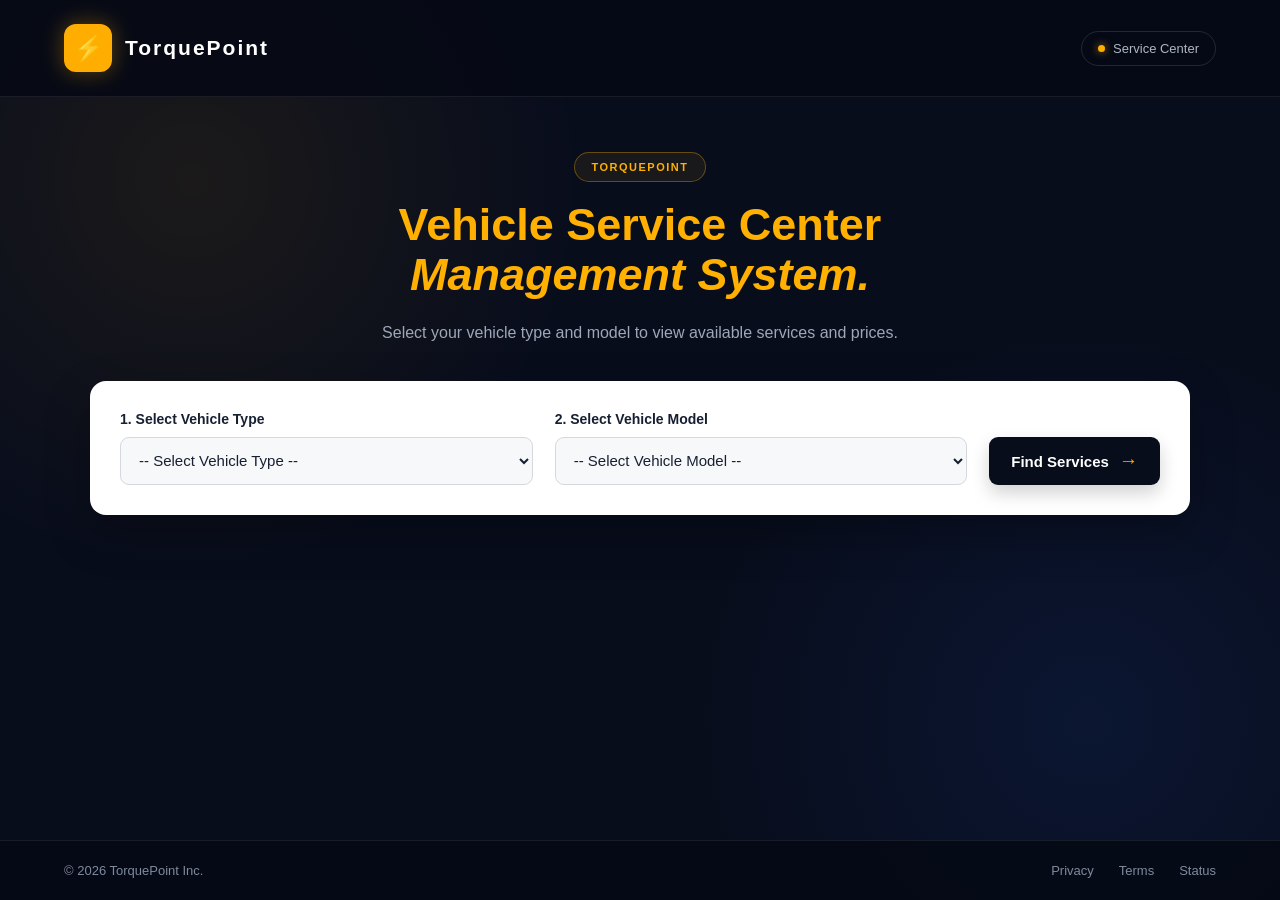
<file: Vehicle Service/services.html>
<!DOCTYPE html>
<html lang="en">

<head>
    <meta charset="UTF-8">
    <meta name="viewport" content="width=device-width, initial-scale=1.0">

    <title>TorquePoint | Vehicle Service Management System</title>

    <link rel="stylesheet" href="services.css">
</head>

<body>

    <!-- HEADER -->
    <header class="top-header">

        <div class="brand">

            <div class="brand-icon">
                <span>⚡</span>
            </div>

            <div class="brand-text">
                <h2>TorquePoint</h2>
            </div>

        </div>

        <div class="header-link">
            <span class="online-dot"></span>
            Service Center
        </div>

    </header>


    <!-- MAIN CONTENT -->
    <main class="container">

        <!-- HERO SECTION -->
        <section class="hero">

            <div class="small-title">
                TORQUEPOINT
            </div>

            <h1>
                Vehicle Service Center
                <span>Management System.</span>
            </h1>

            <p class="description">
                Select your vehicle type and model to view available
                services and prices.
            </p>

        </section>


        <!-- VEHICLE SELECTION -->
        <div class="filter-box">

            <!-- VEHICLE TYPE -->
            <div class="form-group">

                <label for="vehicleType">
                    1. Select Vehicle Type
                </label>

                <select id="vehicleType">

                    <option value="">
                        -- Select Vehicle Type --
                    </option>

                    <option value="car">
                        Car
                    </option>

                    <option value="van">
                        Van
                    </option>

                    <option value="suv">
                        SUV
                    </option>

                    <option value="motorcycle">
                        Motorcycle
                    </option>

                    <option value="truck">
                        Truck
                    </option>

                    <option value="bus">
                        Bus
                    </option>

                </select>

            </div>


            <!-- VEHICLE MODEL -->
            <div class="form-group">

                <label for="vehicleModel">
                    2. Select Vehicle Model
                </label>

                <select id="vehicleModel">

                    <option value="">
                        -- Select Vehicle Model --
                    </option>

                </select>

            </div>


            <!-- FIND SERVICES BUTTON -->
            <button
                type="button"
                onclick="filterServices()">

                Find Services
                <span>→</span>

            </button>

        </div>


        <!-- SERVICE RESULTS -->
        <div
            id="serviceResults"
            class="service-results">

        </div>

    </main>


    <!-- FOOTER -->
    <footer class="footer">

        <div>
            © 2026 TorquePoint Inc.
        </div>

        <div class="footer-links">

            <span>Privacy</span>
            <span>Terms</span>
            <span>Status</span>

        </div>

    </footer>


    <script src="services.js"></script>

</body>

</html>
</file>
<file: style.css>
:root {
    --bg-dark: #0a0f1c;
    --bg-dark-2: #0d1424;
    --accent: #ffb800;
    --accent-glow: rgba(255, 184, 0, 0.4);
    --accent-2: #00d4ff;
    --text-light: #ffffff;
    --text-muted: rgba(255, 255, 255, 0.62);
    --text-dim: rgba(255, 255, 255, 0.4);
    --right-bg: #ffffff;
    --right-text: #0a0f1c;
    --right-muted: #6b7280;
    --right-border: #e5e7eb;
    --right-input-bg: #f7f8fa;
}

* {
    margin: 0;
    padding: 0;
    box-sizing: border-box;
}

body {
    font-family: 'DM Sans', sans-serif;
    background: var(--bg-dark);
    color: var(--text-light);
    overflow: hidden;
    height: 100vh;
    -webkit-font-smoothing: antialiased;
}

.split-container {
    display: grid;
    grid-template-columns: 1.15fr 1fr;
    height: 100vh;
    width: 100%;
}

/* ===== LEFT PANEL ===== */
.left-panel {
    position: relative;
    background: radial-gradient(ellipse at 70% 50%, #14213a 0%, #0a0f1c 60%, #050811 100%);
    overflow: hidden;
    display: flex;
    flex-direction: column;
    padding: 44px 56px;
}

.left-panel::before {
    content: "";
    position: absolute;
    inset: 0;
    background: 
        radial-gradient(circle at 20% 100%, rgba(0, 212, 255, 0.08) 0%, transparent 50%),
        radial-gradient(circle at 0% 0%, rgba(255, 184, 0, 0.05) 0%, transparent 40%);
    z-index: 2;
    pointer-events: none;
}

.left-content {
    position: relative;
    z-index: 3;
    display: flex;
    flex-direction: column;
    height: 100%;
}

.brand {
    display: flex;
    align-items: center;
    gap: 12px;
}

.brand-logo {
    width: 38px;
    height: 38px;
    background: linear-gradient(135deg, var(--accent) 0%, #ff7a00 100%);
    border-radius: 10px;
    display: flex;
    align-items: center;
    justify-content: center;
    color: #0a0f1c;
    font-size: 17px;
    box-shadow: 0 6px 24px var(--accent-glow);
    position: relative;
}

.brand-logo::after {
    content: "";
    position: absolute;
    inset: -2px;
    border-radius: 12px;
    border: 1px solid rgba(255, 184, 0, 0.3);
}

.brand-name {
    font-family: 'Space Grotesk', sans-serif;
    font-weight: 700;
    font-size: 19px;
    letter-spacing: 3px;
}

.hero-content {
    margin-top: auto;
    margin-bottom: auto;
    max-width: 580px;
}

.tagline {
    font-family: 'Space Grotesk', sans-serif;
    font-size: 50px;
    line-height: 1.02;
    font-weight: 600;
    letter-spacing: -2.5px;
    margin-top: 150px;
    margin-bottom: 40px;
}

.tagline .highlight {
    color: var(--accent);
    font-style: italic;
    font-weight: 500;
}

.feature-desc {
    font-size: 16px;
    line-height: 1.65;
    color: var(--text-muted);
    max-width: 700px;
    font-weight: 400;
}

.feature-desc strong {
    color: var(--text-light);
    font-weight: 500;
}

.stats-row {
    display: flex;
    gap: 56px;
    margin-top: 44px;
    padding-top: 210px;
    padding-bottom: 0px;
    border-top: 1px solid rgba(255, 255, 255, 0.08);
}

.stat-item .stat-value {
    font-family: 'Space Grotesk', sans-serif;
    font-size: 24px;
    font-weight: 700;
    color: var(--text-light);
    display: flex;
    align-items: baseline;
    gap: 2px;
    line-height: 1;
    opacity: 50%;
}

.stat-item .stat-value .suffix {
    font-size: 12px;
    color: var(--accent);
    font-weight: 600;
}

.stat-item .stat-label {
    font-size: 11px;
    color: var(--text-dim);
    margin-top: 8px;
    text-transform: uppercase;
    letter-spacing: 1.5px;
    font-weight: 500;
}

/* ===== RIGHT PANEL ===== */
.right-panel {
    background: var(--right-bg);
    color: var(--right-text);
    display: flex;
    flex-direction: column;
    padding: 36px 64px;
    position: relative;
}

.top-bar {
    display: flex;
    justify-content: space-between;
    align-items: center;
}

.portal-selector {
    display: flex;
    align-items: center;
    gap: 8px;
    padding: 8px 14px 8px 12px;
    border: 1px solid var(--right-border);
    border-radius: 100px;
    font-size: 13px;
    color: var(--right-text);
    cursor: pointer;
    transition: all 0.2s;
    font-weight: 500;
    background: var(--right-bg);
}

.portal-selector:hover {
    border-color: #0a0f1c;
    background: #fafbfc;
}

.portal-selector .portal-icon {
    width: 18px;
    height: 18px;
    background: var(--bg-dark);
    border-radius: 50%;
    display: flex;
    align-items: center;
    justify-content: center;
    color: white;
    font-size: 9px;
}

.portal-selector i {
    font-size: 10px;
    color: var(--right-muted);
}

.help-link {
    font-size: 13px;
    color: var(--right-muted);
    text-decoration: none;
    display: flex;
    align-items: center;
    gap: 6px;
    transition: color 0.2s;
}

.help-link:hover {
    color: var(--right-text);
}

.form-container {
    max-width: 400px;
    width: 100%;
    margin: auto auto;
    padding: 20px 0;
}

.form-title {
    font-family: 'Space Grotesk', sans-serif;
    font-size: 38px;
    font-weight: 700;
    letter-spacing: -1px;
    margin-bottom: 8px;
    line-height: 1.1;
}

.form-subtitle {
    color: var(--right-muted);
    font-size: 15px;
    margin-bottom: 36px;
    line-height: 1.5;
}

.google-btn {
    width: 100%;
    padding: 13px;
    background: var(--right-bg);
    border: 1px solid var(--right-border);
    border-radius: 12px;
    font-family: 'DM Sans', sans-serif;
    font-size: 14.5px;
    font-weight: 500;
    color: var(--right-text);
    cursor: pointer;
    display: flex;
    align-items: center;
    justify-content: center;
    gap: 12px;
    transition: all 0.2s ease;
}

.google-btn:hover {
    background: #fafbfc;
    border-color: #d1d5db;
    box-shadow: 0 4px 14px rgba(0, 0, 0, 0.06);
    transform: translateY(-1px);
}

.google-btn:active {
    transform: translateY(0);
}

.google-icon {
    width: 18px;
    height: 18px;
}

.divider {
    display: flex;
    align-items: center;
    margin: 24px 0;
    color: var(--right-muted);
    font-size: 12px;
    font-weight: 500;
    text-transform: uppercase;
    letter-spacing: 0.5px;
}

.divider::before, .divider::after {
    content: "";
    flex: 1;
    border-bottom: 1px solid var(--right-border);
}

.divider::before { margin-right: 16px; }
.divider::after { margin-left: 16px; }

.form-group {
    margin-bottom: 16px;
}

.form-label {
    display: block;
    font-size: 13px;
    font-weight: 500;
    color: var(--right-text);
    margin-bottom: 8px;
}

.input-wrapper {
    position: relative;
}

.input-icon {
    position: absolute;
    left: 16px;
    top: 50%;
    transform: translateY(-50%);
    color: var(--right-muted);
    font-size: 14px;
    pointer-events: none;
    transition: color 0.2s;
}

.form-input {
    width: 100%;
    padding: 14px 16px 14px 44px;
    background: var(--right-input-bg);
    border: 1.5px solid transparent;
    border-radius: 12px;
    font-family: 'DM Sans', sans-serif;
    font-size: 14.5px;
    color: var(--right-text);
    transition: all 0.2s;
    outline: none;
}

.form-input::placeholder {
    color: #9ca3af;
}

.form-input:focus {
    background: var(--right-bg);
    border-color: var(--bg-dark);
    box-shadow: 0 0 0 4px rgba(10, 15, 28, 0.06);
}

.input-wrapper:focus-within .input-icon {
    color: var(--bg-dark);
}

.password-toggle {
    position: absolute;
    right: 14px;
    top: 50%;
    transform: translateY(-50%);
    background: none;
    border: none;
    cursor: pointer;
    color: var(--right-muted);
    font-size: 14px;
    padding: 6px;
    transition: color 0.2s;
}

.password-toggle:hover {
    color: var(--right-text);
}

.form-row {
    display: flex;
    justify-content: space-between;
    align-items: center;
    margin: 8px 0 22px;
    font-size: 13px;
}

.remember-me {
    display: flex;
    align-items: center;
    gap: 8px;
    color: var(--right-muted);
    cursor: pointer;
    user-select: none;
}

.remember-me input {
    width: 15px;
    height: 15px;
    accent-color: var(--bg-dark);
    cursor: pointer;
}

.forgot-link {
    color: var(--right-text);
    text-decoration: none;
    font-weight: 500;
    transition: color 0.2s;
}

.forgot-link:hover {
    color: #ff7a00;
}

.sign-in-btn {
    width: 100%;
    padding: 15px;
    background: var(--bg-dark);
    color: white;
    border: none;
    border-radius: 12px;
    font-family: 'DM Sans', sans-serif;
    font-size: 14.5px;
    font-weight: 600;
    cursor: pointer;
    transition: all 0.2s ease;
    display: flex;
    align-items: center;
    justify-content: center;
    gap: 8px;
    position: relative;
    overflow: hidden;
}

.sign-in-btn::before {
    content: "";
    position: absolute;
    inset: 0;
    background: linear-gradient(135deg, #056d0a 0%, var(--accent) 100%);
    opacity: 0;
    transition: opacity 0.3s;
}

.sign-in-btn:hover::before {
    opacity: 1;
}

.sign-in-btn:hover {
    transform: translateY(-1px);
    box-shadow: 0 10px 28px rgba(16, 98, 3, 0.736);
}

.sign-in-btn:active {
    transform: translateY(0);
}

.sign-in-btn > * {
    position: relative;
    z-index: 1;
}

.sign-in-btn .arrow {
    transition: transform 0.2s;
}

.sign-in-btn:hover .arrow {
    transform: translateX(3px);
}

.sign-in-btn.loading {
    pointer-events: none;
}

.sign-in-btn.loading .btn-content { opacity: 0; }

.sign-in-btn .spinner {
    position: absolute;
    top: 50%;
    left: 50%;
    transform: translate(-50%, -50%);
    width: 18px;
    height: 18px;
    border: 2px solid rgba(255, 255, 255, 0.3);
    border-top-color: white;
    border-radius: 50%;
    animation: spin 0.8s linear infinite;
    display: none;
    z-index: 2;
}

.sign-in-btn.loading .spinner {
    display: block;
}

@keyframes spin {
    to { transform: translate(-50%, -50%) rotate(360deg); }
}

.right-footer {
    margin-top: auto;
    padding-top: 24px;
    display: flex;
    justify-content: space-between;
    align-items: center;
    font-size: 12px;
    color: var(--right-muted);
}

.right-footer .links {
    display: flex;
    gap: 20px;
}

.right-footer a {
    color: var(--right-muted);
    text-decoration: none;
    transition: color 0.2s;
}

.right-footer a:hover {
    color: var(--right-text);
}

/* Toast notifications */
.toast-container {
    position: fixed;
    bottom: 30px;
    right: 30px;
    display: flex;
    flex-direction: column;
    gap: 10px;
    z-index: 100;
    pointer-events: none;
}

.toast {
    background: var(--bg-dark);
    color: white;
    padding: 14px 20px;
    border-radius: 12px;
    font-size: 14px;
    display: flex;
    align-items: center;
    gap: 10px;
    box-shadow: 0 10px 40px rgba(0, 0, 0, 0.2);
    border: 1px solid rgba(255, 255, 255, 0.08);
    transform: translateX(120%);
    animation: toastIn 0.4s cubic-bezier(0.16, 1, 0.3, 1) forwards, toastOut 0.4s cubic-bezier(0.7, 0, 0.84, 0) 3s forwards;
    pointer-events: auto;
}

.toast.success i { color: #4ade80; }
.toast.error i { color: #f87171; }

@keyframes toastIn {
    to { transform: translateX(0); }
}

@keyframes toastOut {
    to { transform: translateX(120%); opacity: 0; }
}

/* Animations */
.fade-up {
    opacity: 0;
    animation: fadeUp 0.8s cubic-bezier(0.16, 1, 0.3, 1) forwards;
}

.fade-up:nth-child(1) { animation-delay: 0.05s; }
.fade-up:nth-child(2) { animation-delay: 0.15s; }
.fade-up:nth-child(3) { animation-delay: 0.25s; }
.fade-up:nth-child(4) { animation-delay: 0.35s; }
.fade-up:nth-child(5) { animation-delay: 0.45s; }
.fade-up:nth-child(6) { animation-delay: 0.55s; }

@keyframes fadeUp {
    from { opacity: 0; transform: translateY(16px); }
    to { opacity: 1; transform: translateY(0); }
}

/* Responsive */
@media (max-width: 1100px) {
    .tagline { font-size: 48px; }
    .left-panel { padding: 36px 40px; }
    .right-panel { padding: 36px 40px; }
}

@media (max-width: 860px) {
    .split-container { grid-template-columns: 1fr; }
    .left-panel { display: none; }
    .right-panel { padding: 32px 24px; }
    .form-container { margin: 40px auto; }
}
</file>
<file: Vehicle Service/services.css>
/*TORQUEPOINT VEHICLE SERVICE MANAGEMENT SYSTEM*/

* {
    margin: 0;
    padding: 0;
    box-sizing: border-box;
}

/* ---------- BODY ---------- */

body {
    font-family: Arial, Helvetica, sans-serif;

    min-height: 100vh;

    background:
        radial-gradient(
            circle at 15% 20%,
            rgba(255, 174, 0, 0.08),
            transparent 30%
        ),
        radial-gradient(
            circle at 85% 80%,
            rgba(37, 99, 235, 0.10),
            transparent 30%
        ),
        #080d1c;

    color: #ffffff;
}

/* ---------- PAGE ---------- */

body {
    display: flex;
    flex-direction: column;
}

/*--------HEADER------------*/

.top-header {

    width: 100%;

    padding: 24px 5%;

    display: flex;

    justify-content: space-between;

    align-items: center;

    border-bottom: 1px solid rgba(255, 255, 255, 0.08);

    background: rgba(5, 9, 20, 0.85);
}

/* ---------- BRAND ---------- */

.brand {

    display: flex;

    align-items: center;

    gap: 13px;
}

.brand-icon {

    width: 48px;

    height: 48px;

    display: flex;

    justify-content: center;

    align-items: center;

    border-radius: 12px;

    background: #ffad00;

    color: #111827;

    font-size: 25px;

    font-weight: bold;

    box-shadow:
        0 0 22px rgba(255, 173, 0, 0.35);
}

.brand-text h2 {

    font-size: 21px;

    letter-spacing: 2px;

    color: #ffffff;
}

.brand-text p {

    margin-top: 3px;

    font-size: 11px;

    color: #8993a6;

    letter-spacing: 0.8px;
}

/* HEADER STATUS */

.header-link {

    display: flex;

    align-items: center;

    gap: 8px;

    padding: 9px 16px;

    border: 1px solid rgba(255, 255, 255, 0.12);

    border-radius: 25px;

    color: #aeb6c5;

    font-size: 13px;
}

.online-dot {

    width: 7px;

    height: 7px;

    border-radius: 50%;

    background: #ffad00;

    box-shadow:
        0 0 9px rgba(255, 173, 0, 0.7);
}


/* MAIN CONTAINER */

.container {

    width: 90%;

    max-width: 1100px;

    margin: 55px auto;

    flex: 1;
}


/* HERO SECTION */

.hero {

    text-align: center;

    margin-bottom: 35px;
}


/* ---------- SMALL TITLE ---------- */

.small-title {

    display: inline-block;

    padding: 8px 17px;

    border: 1px solid rgba(255, 173, 0, 0.35);

    border-radius: 25px;

    color: #ffb000;

    background: rgba(255, 173, 0, 0.07);

    font-size: 11px;

    font-weight: bold;

    letter-spacing: 1.5px;

    margin-bottom: 18px;
}


/* ---------- MAIN HEADING ---------- */

.hero h1 {

    font-size: 45px;

    line-height: 1.12;

    color: #ffb000;

    font-weight: 700;

    margin-bottom: 18px;
}


.hero h1 span {

    display: block;

    color: #ffb000;

    font-style: italic;
}


/* ---------- DESCRIPTION ---------- */

.description {

    max-width: 700px;

    margin: auto;

    color: #9da7b8;

    font-size: 16px;

    line-height: 1.7;
}


/* FILTER BOX  */

.filter-box {

    background: #ffffff;

    color: #111827;

    padding: 30px;

    border-radius: 16px;

    display: flex;

    align-items: end;

    gap: 22px;

    box-shadow:
        0 18px 45px rgba(0, 0, 0, 0.28);

    margin-bottom: 40px;
}


/*  FORM GROUP */

.form-group {

    flex: 1;
}


.form-group label {

    display: block;

    margin-bottom: 10px;

    color: #172033;

    font-size: 14px;

    font-weight: bold;
}


/*  SELECT BOX */

.form-group select {

    width: 100%;

    height: 48px;

    padding: 0 14px;

    border: 1px solid #d4d8df;

    border-radius: 9px;

    background: #f7f8fa;

    color: #172033;

    font-size: 15px;

    cursor: pointer;

    transition: 0.25s;
}


.form-group select:hover {

    border-color: #ffb000;
}


.form-group select:focus {

    outline: none;

    border-color: #ffb000;

    background: #ffffff;

    box-shadow:
        0 0 0 3px rgba(255, 176, 0, 0.12);
}


/* FIND SERVICES BUTTON */

.filter-box > button {

    height: 48px;

    min-width: 165px;

    padding: 0 22px;

    border: none;

    border-radius: 9px;

    background: #080d1c;

    color: #ffffff;

    font-size: 15px;

    font-weight: bold;

    cursor: pointer;

    transition:
        0.25s ease;

    box-shadow:
        0 8px 18px rgba(0, 0, 0, 0.18);
}


.filter-box > button span {

    color: #ffb000;

    font-size: 19px;

    margin-left: 6px;
}


.filter-box > button:hover {

    background: #111827;

    transform: translateY(-2px);

    box-shadow:
        0 12px 25px rgba(0, 0, 0, 0.28);
}


/* SERVICE RESULTS */

.service-results {

    margin-top: 20px;
}


/* RESULT TITLE */

.result-title {

    color: #ffffff;

    font-size: 25px;

    margin-bottom: 22px;

    padding-left: 15px;

    border-left: 4px solid #ffb000;
}


/* SERVICE CARD */

.service-card {

    background:
        linear-gradient(
            135deg,
            #101827,
            #0c1424
        );

    border: 1px solid rgba(255, 255, 255, 0.08);

    border-left: 4px solid #ffb000;

    border-radius: 14px;

    padding: 25px;

    margin-bottom: 20px;

    display: flex;

    justify-content: space-between;

    gap: 30px;

    box-shadow:
        0 12px 30px rgba(0, 0, 0, 0.22);

    transition:
        transform 0.25s ease,
        border-color 0.25s ease;
}


.service-card:hover {

    transform: translateY(-3px);

    border-left-color: #ffc233;

    box-shadow:
        0 17px 35px rgba(0, 0, 0, 0.30);
}


/* SERVICE INFORMATION */

.service-info {

    flex: 1;
}


.service-info h3 {

    color: #ffb000;

    font-size: 20px;

    margin-bottom: 10px;
}


.service-info p {

    color: #aeb7c7;

    font-size: 14px;

    line-height: 1.6;

    margin-bottom: 8px;
}


.service-info strong {

    color: #e6eaf0;
}


/* PRICE SECTION */

.price-section {

    width: 200px;

    padding-left: 20px;

    text-align: center;

    border-left: 1px solid rgba(255, 255, 255, 0.12);
}


.price-label {

    color: #8f9aaa;

    font-size: 13px;
}


.price {

    color: #ffb000;

    font-size: 23px;

    font-weight: bold;

    margin: 8px 0 15px;
}


/* BOOK BUTTON */

.book-button {

    width: 100%;

    padding: 11px;

    border: none;

    border-radius: 8px;

    background: #ffb000;

    color: #111827;

    font-weight: bold;

    font-size: 14px;

    cursor: pointer;

    transition: 0.25s;
}


.book-button:hover {

    background: #ffc233;

    transform: translateY(-2px);

    box-shadow:
        0 8px 20px rgba(255, 176, 0, 0.20);
}


/* MESSAGE */

.message {

    background: #101827;

    border: 1px solid rgba(255, 255, 255, 0.08);

    border-left: 4px solid #ffb000;

    border-radius: 12px;

    padding: 22px;

    text-align: center;

    color: #aeb7c7;

    box-shadow:
        0 10px 25px rgba(0, 0, 0, 0.20);
}


/* FOOTER */

.footer {

    width: 100%;

    padding: 22px 5%;

    display: flex;

    justify-content: space-between;

    align-items: center;

    border-top: 1px solid rgba(255, 255, 255, 0.08);

    background: rgba(5, 9, 20, 0.85);

    color: #7f8a9d;

    font-size: 13px;
}


.footer-links {

    display: flex;

    gap: 25px;
}


.footer-links span {

    cursor: pointer;

    transition: 0.2s;
}


.footer-links span:hover {

    color: #ffb000;
}


/* RESPONSIVE DESIGN */

@media (max-width: 750px) {

    .top-header {

        padding: 20px;

    }


    .header-link {

        display: none;

    }


    .container {

        width: 92%;

        margin: 35px auto;

    }


    .hero h1 {

        font-size: 34px;

    }


    .description {

        font-size: 14px;

    }


    .filter-box {

        flex-direction: column;

        align-items: stretch;

        padding: 22px;

    }


    .filter-box > button {

        width: 100%;

    }


    .service-card {

        flex-direction: column;

    }


    .price-section {

        width: 100%;

        padding-left: 0;

        padding-top: 20px;

        border-left: none;

        border-top: 1px solid rgba(255, 255, 255, 0.12);

    }


    .footer {

        flex-direction: column;

        gap: 15px;

        text-align: center;

    }

}


/* SMALL MOBILE */

@media (max-width: 450px) {

    .brand-text h2 {

        font-size: 18px;

    }


    .brand-icon {

        width: 42px;

        height: 42px;

        font-size: 21px;

    }


    .hero h1 {

        font-size: 28px;

    }


    .small-title {

        font-size: 9px;

    }

}
</file>
